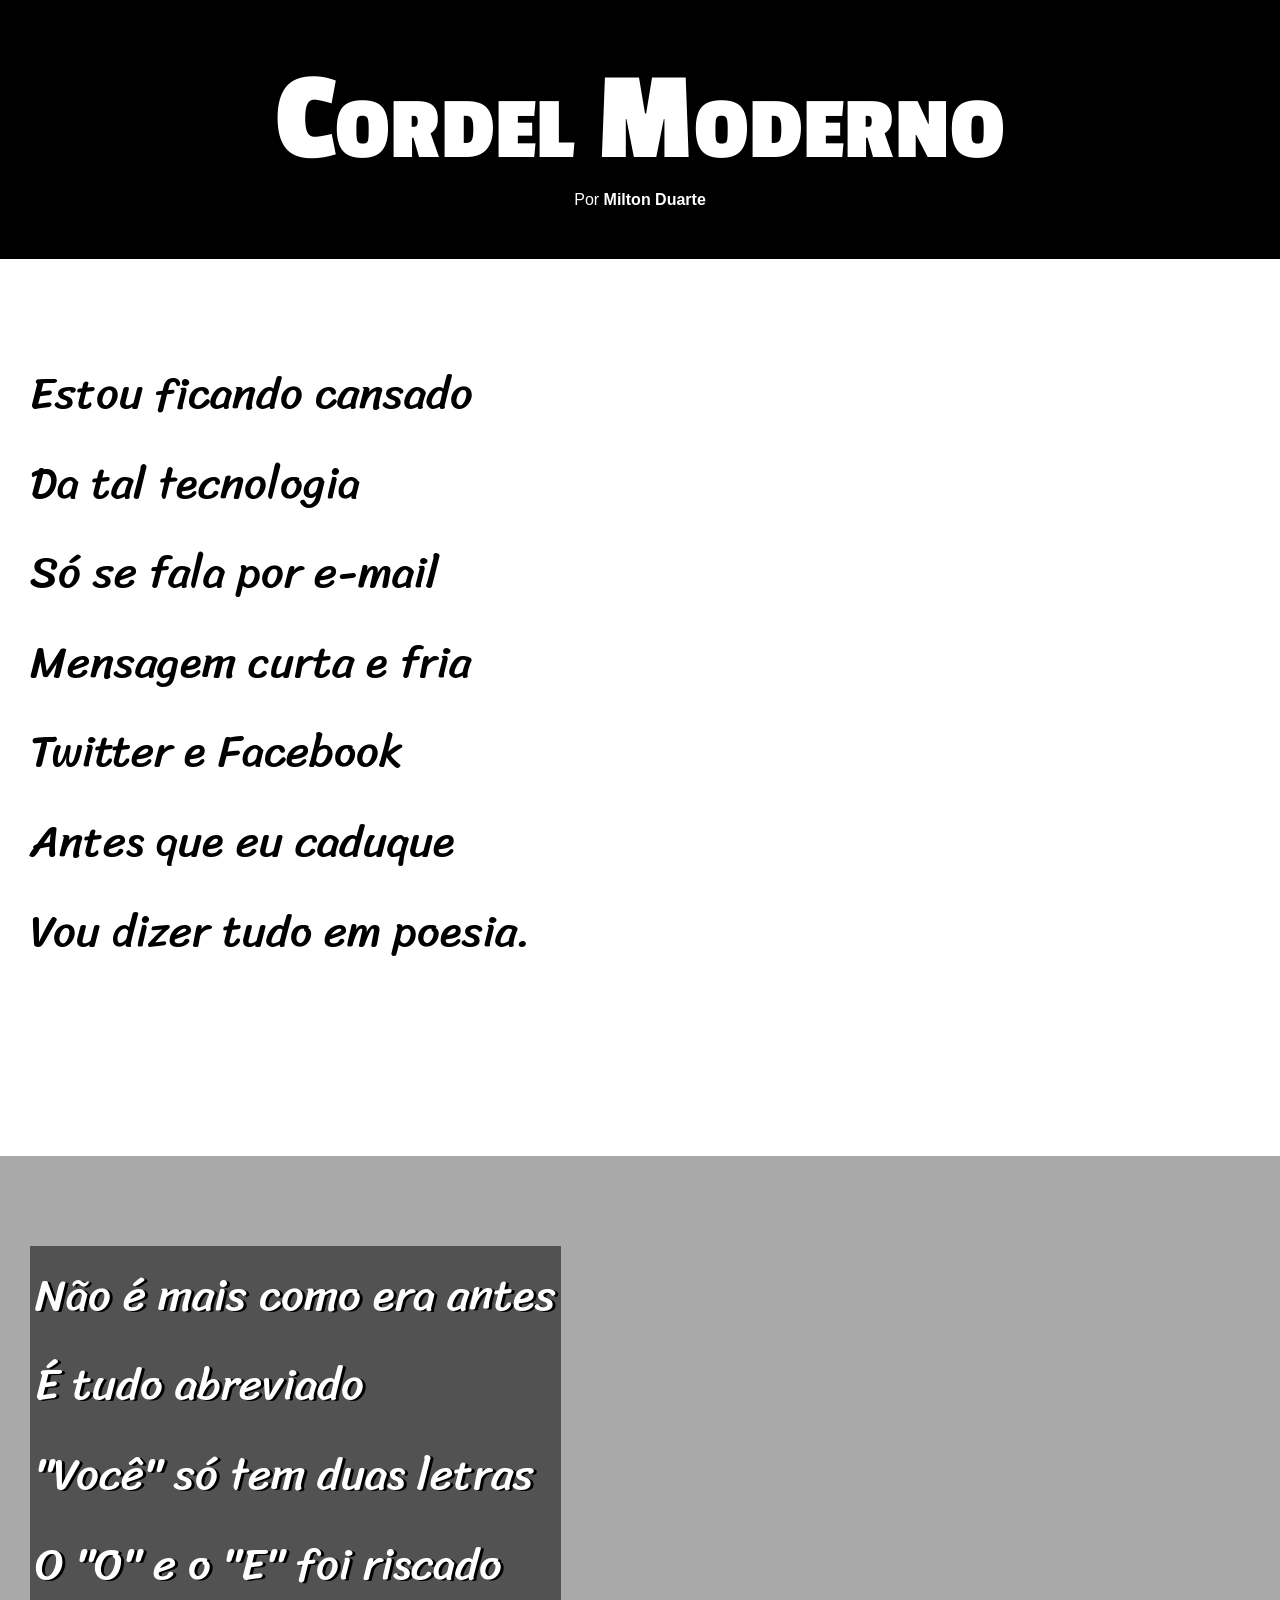
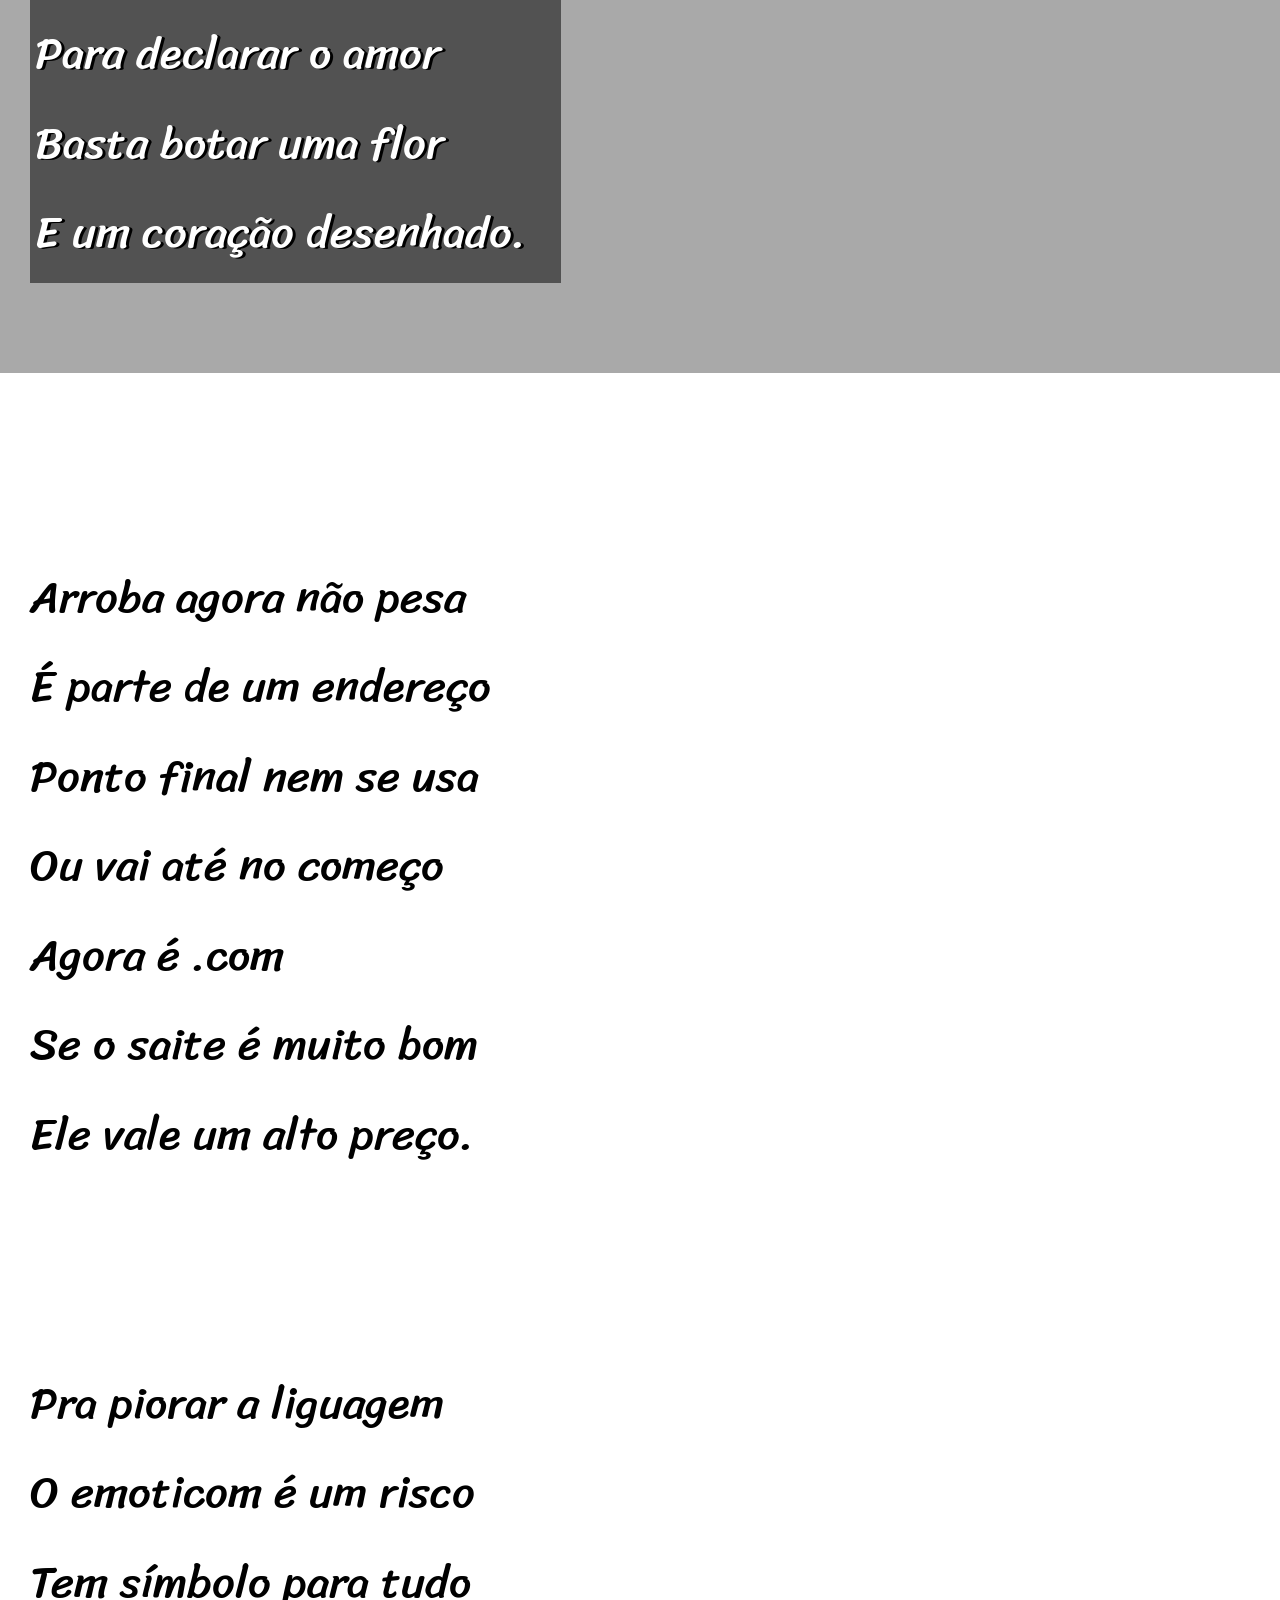
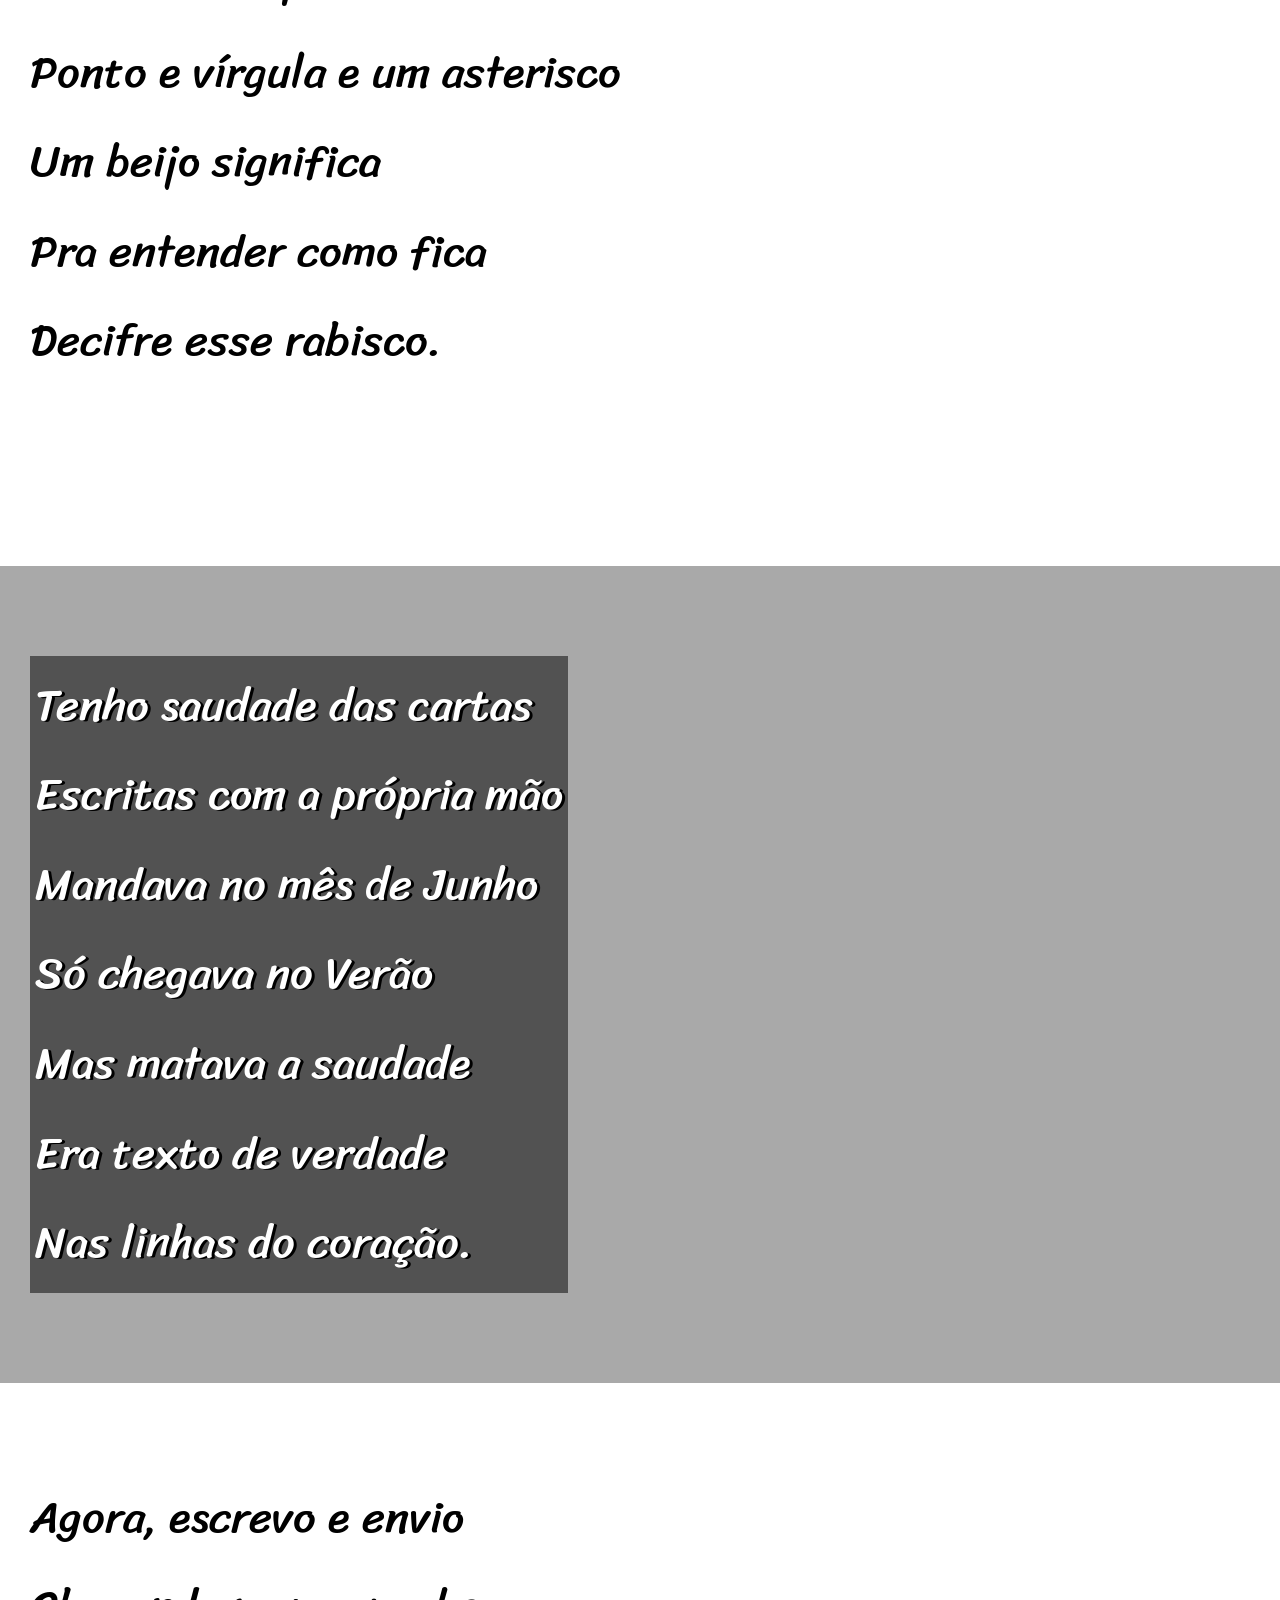
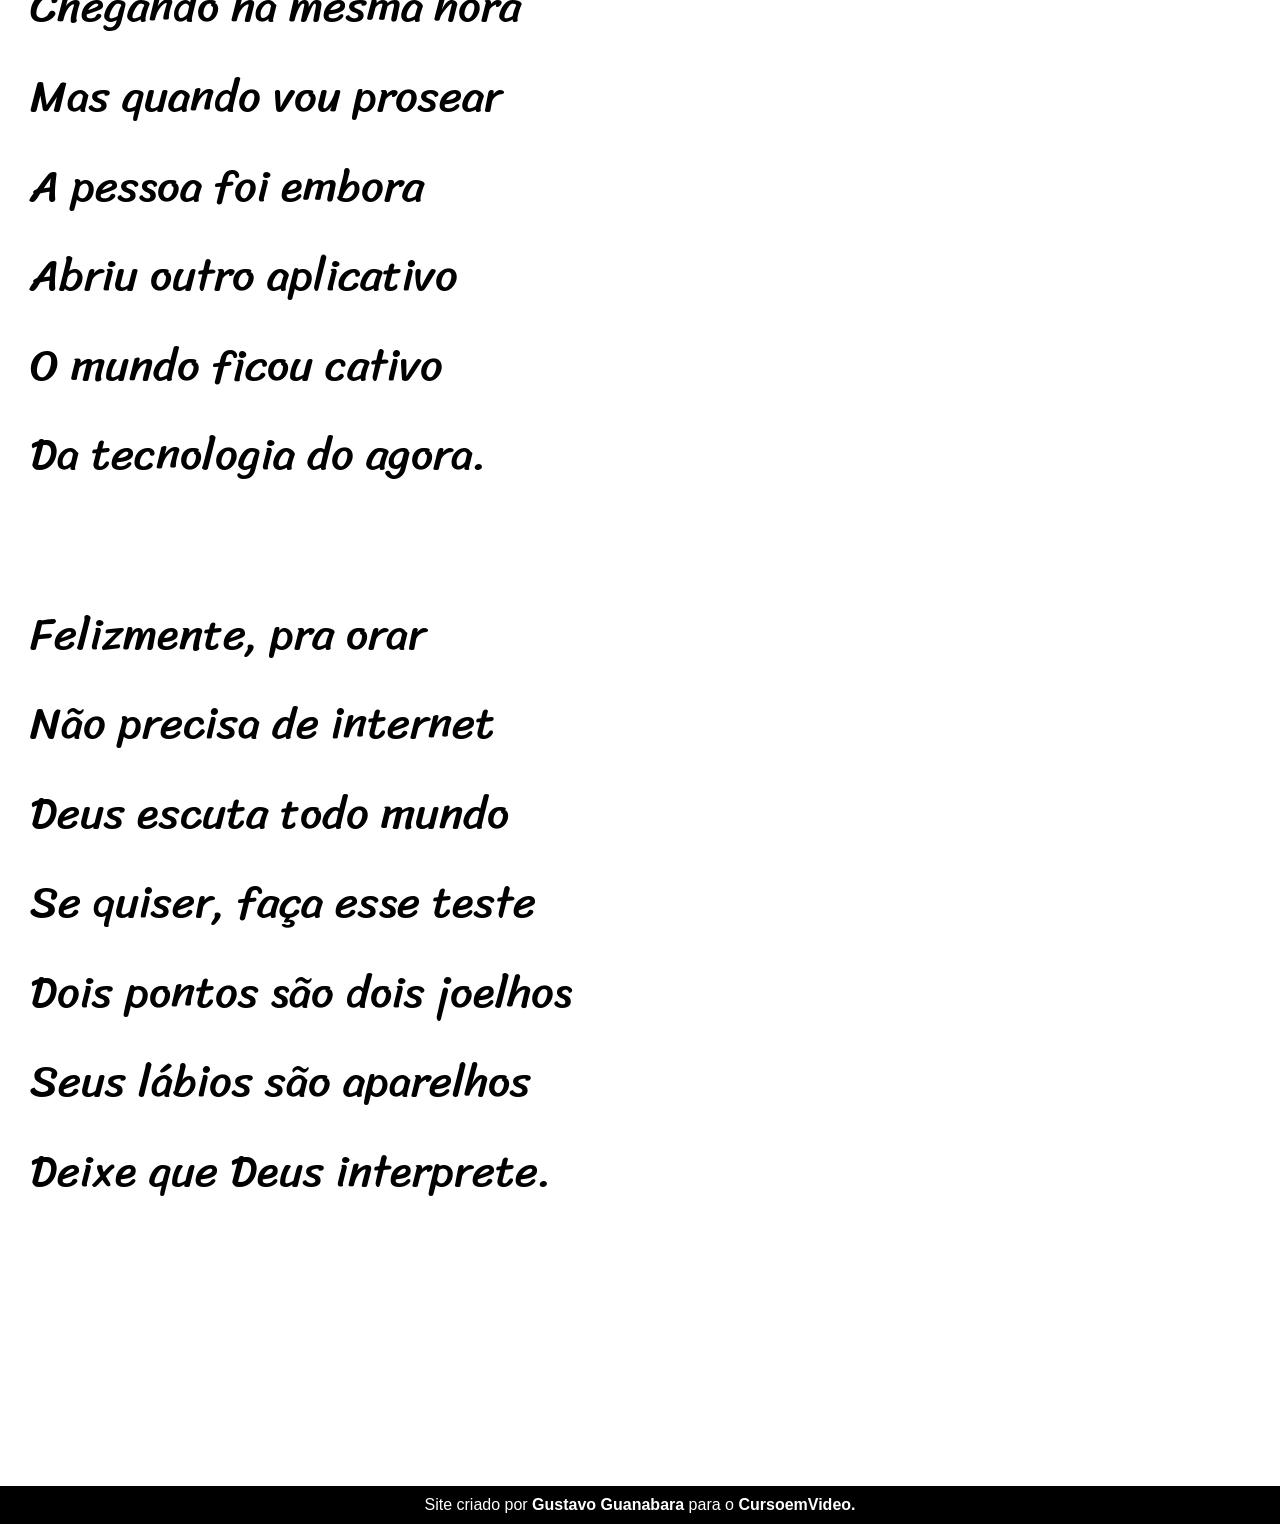
<file: desafios/modulo-02/d012/index.html>
<!DOCTYPE html>
<html lang="pt-br">
<head>
    <meta charset="UTF-8">
    <meta name="viewport" content="width=device-width, initial-scale=1.0">
    <title>Cordel Moderno</title>
    <link rel="stylesheet" href="estilo/style.css">
</head>
<body>
    <header>
            <h1>Cordel Moderno</h1>
            <p>Por <a href="https://www.recantodasletras.com.br/poesias/3186743" target="_blank">Milton Duarte</a></p>
           
    </header>

    <section class="normal">
        <p>
            Estou ficando cansado <br>
            Da tal tecnologia<br>
            Só se fala por e-mail<br>
            Mensagem curta e fria<br>
            Twitter e Facebook<br>
            Antes que eu caduque<br>
            Vou dizer tudo em poesia.<br>
        </p>
    </section>

    

    <section class="imagem" id="img01">
        <p>
            Não é mais como era antes<br>
            É tudo abreviado<br>
            "Você" só tem duas letras<br>
            O "O" e o "E" foi riscado<br>
            Para declarar o amor<br>
            Basta botar uma flor<br>
            E um coração desenhado.<br>
        </p>
    </section>

    

    <section class="normal">
        <p> <br>
            Arroba agora não pesa <br>
            É parte de um endereço <br>
            Ponto final nem se usa <br>
            Ou vai até no começo <br>
            Agora é .com <br>
            Se o saite é muito bom <br>
            Ele vale um alto preço.
        </p> <br>

        <p>Pra piorar a liguagem <br>
            O emoticom é um risco <br>
            Tem símbolo para tudo <br>
            Ponto e vírgula e um asterisco <br>
            Um beijo significa <br>
            Pra entender como fica <br>
            Decifre esse rabisco. <br>
        </p>
    </section>

    

    <section class="imagem" id="img02">
        <p>
            Tenho saudade das cartas<br>
            Escritas com a própria mão<br>
            Mandava no mês de Junho<br>
            Só chegava no Verão<br>
            Mas matava a saudade<br>
            Era texto de verdade<br>
            Nas linhas do coração.<br>
        </p>
    </section>

   

    <section class="normal">
        <p>
            Agora, escrevo e envio<br>
            Chegando na mesma hora<br>
            Mas quando vou prosear<br>
            A pessoa foi embora<br>
            Abriu outro aplicativo<br>
            O mundo ficou cativo<br>
            Da tecnologia do agora.<br>
            <p>
                Felizmente, pra orar <br>
                Não precisa de internet <br>
                Deus escuta todo mundo <br>
                Se quiser, faça esse teste <br>
                Dois pontos são dois joelhos <br>
                Seus lábios são aparelhos <br>
                Deixe que Deus interprete. <br>
            </p>
        </p>
    </section>
    <footer>
        <p>Site criado por <a href="https://gustavoguanabara.github.io" target="_blank">Gustavo Guanabara</a> para o <a href="https://www.cursoemvideo.com" target="_blank">CursoemVideo.</a></p>
    </footer>
    </body>
    </html>
</file>
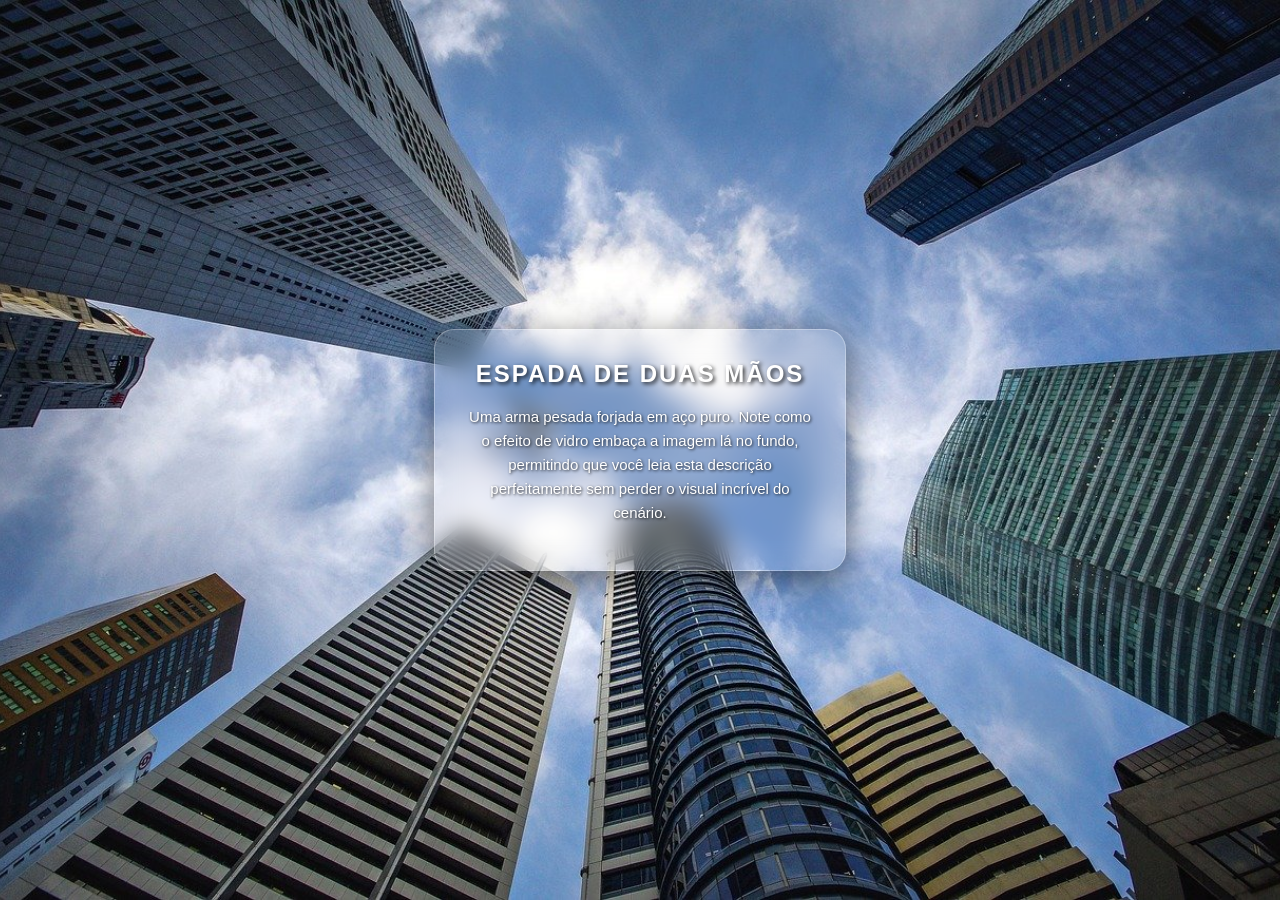
<file: exercicios/modulo-02/ex022/FLAMENGO.html>
<!DOCTYPE html>
<html lang="pt-br">
<head>
    <meta charset="UTF-8">
    <meta name="viewport" content="width=device-width, initial-scale=1.0">
    <title>Efeito Glassmorphism</title>
    
    <style>
        /* CONFIGURAÇÃO DA TELA (O Fundo) */
        body {
            margin: 0;
            height: 100vh;
            
            /* Usamos o Flexbox aqui só para centralizar o cartão bem no meio do seu monitor */
            display: flex; 
            justify-content: center;
            align-items: center;
            
            /* Puxando a imagem que você já tem na pasta */
            background-image: url('imagens/wallpaper002.jpg');
            background-size: cover;
            background-position: center;
            font-family: Arial, sans-serif;
        }

        /* A MÁGICA DO VIDRO FOSCO */
        .cartao-vidro {
            width: 350px;
            padding: 30px;
            text-align: center;
            color: white; /* Texto branco destaca bem em fundos escuros/vidro */
            
            /* INGREDIENTE 1: Cor de fundo quase transparente (10% de branco) */
            background-color: rgba(255, 255, 255, 0.1);
            
            /* INGREDIENTE 2: O Desfoque (O verdadeiro segredo do Glassmorphism) */
            backdrop-filter: blur(12px);
            -webkit-backdrop-filter: blur(12px); /* Garante que funcione em navegadores da Apple */
            
            /* INGREDIENTE 3: Bordinha fina simulando o corte do vidro e uma sombra para flutuar */
            border: 1px solid rgba(255, 255, 255, 0.3);
            border-radius: 20px;
            box-shadow: 0 8px 32px rgba(0, 0, 0, 0.5);
        }

        /* Estética básica para o texto ficar bonitão */
        .cartao-vidro h1 {
            margin-top: 0;
            font-size: 24px;
            text-transform: uppercase;
            letter-spacing: 2px;
            text-shadow: 2px 2px 4px rgba(0,0,0,0.8); /* Sombra no texto ajuda na leitura */
        }
        
        .cartao-vidro p {
            line-height: 1.6;
            font-size: 15px;
            text-shadow: 1px 1px 3px rgba(0,0,0,0.8);
        }
    </style>
</head>
<body>

    <div class="cartao-vidro">
        <h1>Espada de Duas Mãos</h1>
        <p>Uma arma pesada forjada em aço puro. Note como o efeito de vidro embaça a imagem lá no fundo, permitindo que você leia esta descrição perfeitamente sem perder o visual incrível do cenário.</p>
    </div>

</body>
</html>
</file>
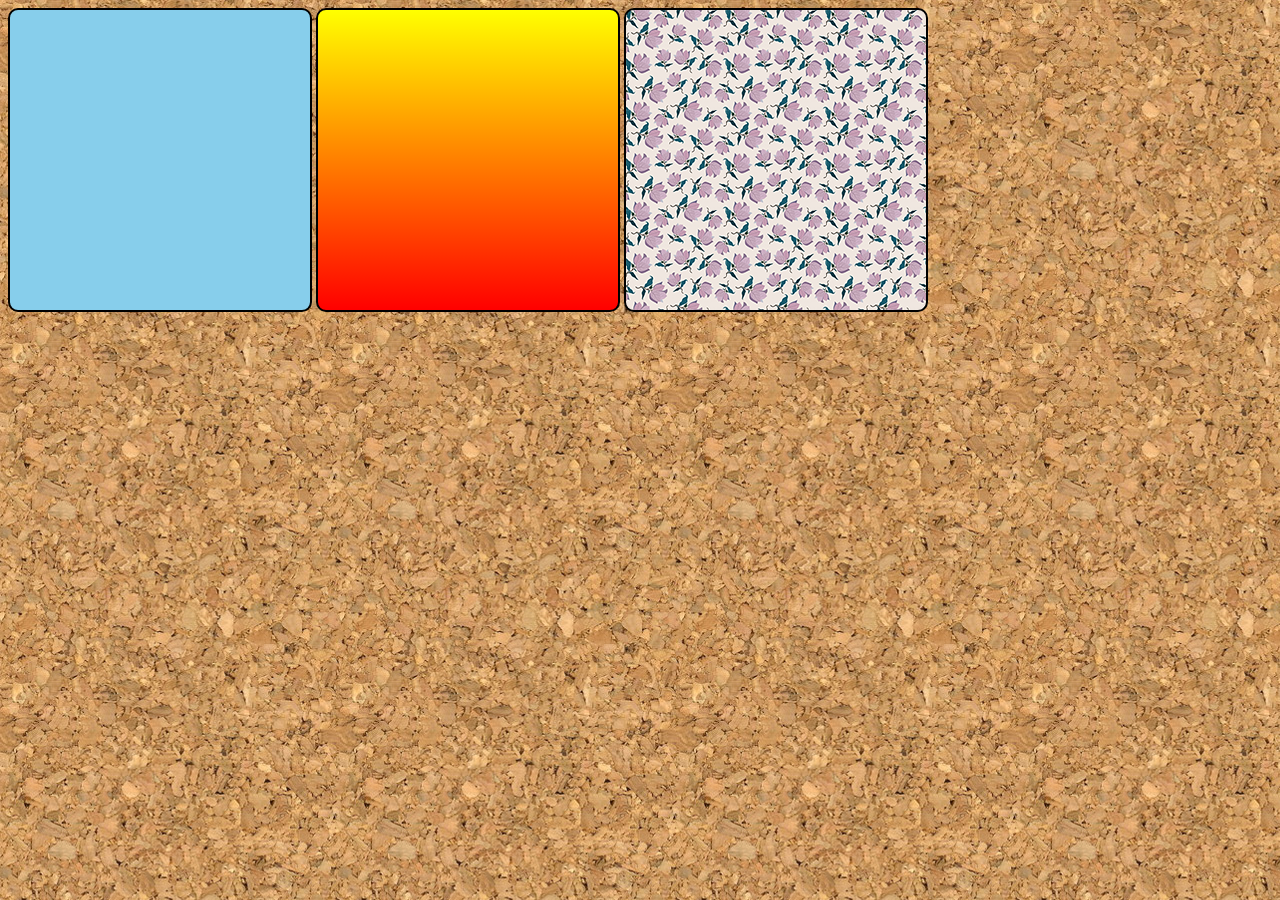
<file: exercicios/modulo-02/ex022/fundo001.html>
<!DOCTYPE html>
<html lang="pt-br">
<head>
    <meta charset="UTF-8">
    <meta name="viewport" content="width=device-width, initial-scale=1.0">
    <title>Teste de imagem de fundo</title>
    
    <style>
        body{
            background-image: url('imagens/wallpaper001.jpg') ;
        }
        div.quadrado {
            display: inline-block; /* Faz com que as caixar fiquem enfileiradas,uma ao lado da outra */
            border: 2px solid black; /* Grossura da borda para fora da figura,como se fosse um espaçamento. */
            border-radius: 10px; /* Arredonda/suavisa as bordas */
            background-color: lightgrey; /* cor de fundo */
            width: 300px;
            height: 300px;
        }


        div#q1{
            background-color: skyblue;
        }
        div#q2{
            background-image: linear-gradient(to
            bottom, yellow, red);
            
        }
        div#q3{
            background-image: url('imagens/pattern003.png');

        }
    </style>

</head>
<body>
    <div class="quadrado" id="q1">
        
    </div>
    <div class="quadrado" id="q2">

    </div>
    <div class="quadrado" id="q3">

    </div>
</body>
</html>
</file>
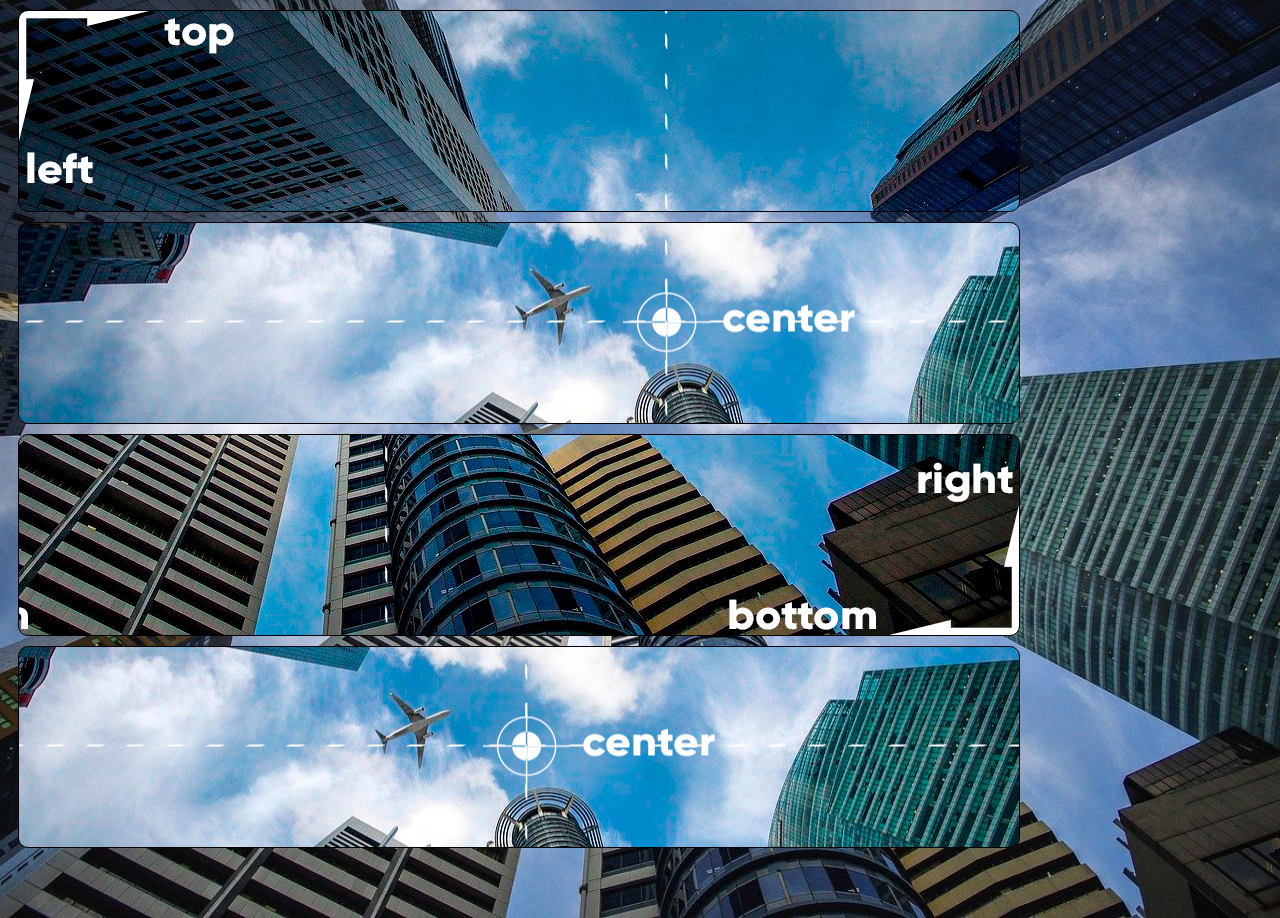
<file: exercicios/modulo-02/ex022/fundo003.html>
<!DOCTYPE html>
<html lang="pt-br">
<head>
    <meta charset="UTF-8">
    <meta name="viewport" content="width=device-width, initial-scale=1.0">
    <title>Posição dos Fundos</title>
    <style>
        body{
            background-image: url('imagens/wallpaper002.jpg');
            min-height: 100vh;
            background-repeat: no-repeat;
            background-size: cover;
            background-position: center center;
        }
        div.bloco{
            background-image: url('imagens/wallpaper003.jpg');
            height:  200px;
            width: 1000px;
            border: 1px solid black;
            border-radius: 10px;
            margin: 10px;
            background-repeat: no-repeat;
        }
        div#q1{
            background-position: left top;
        }
        div#q2{
            background-position: left center;
        }
        div#q3{
            background-position: right bottom;
        }
        div#q4{
            background-position: center center;
        }
    </style>
</head>
<body>
    <div class="bloco" id="q1">
        
    </div>
    <div class="bloco" id="q2">

    </div>
    <div class="bloco" id="q3">

    </div>
    <div class="bloco" id="q4">

    </div>
  
</body>
</html>
</file>
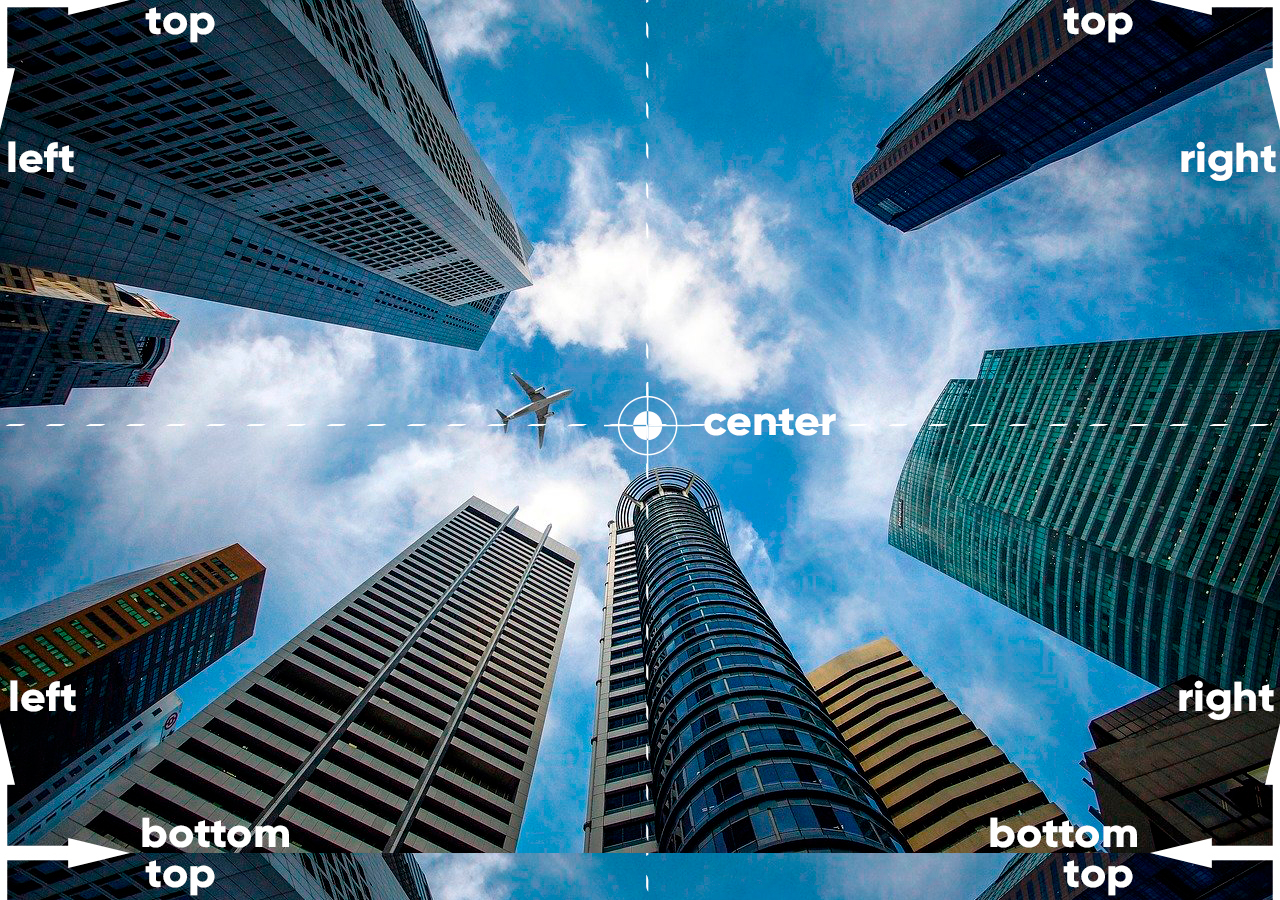
<file: exercicios/modulo-02/ex022/fundo005.html>
<!DOCTYPE html>
<html lang="pt-br">
<head>
    <meta charset="UTF-8">
    <meta name="viewport" content="width=device-width, initial-scale=1.0">
    <title>Posicionamente</title>
    <style>
        body{
            background-image: url('imagens/wallpaper003.jpg');
        }
    </style>
</head>
<body>
    
</body>
</html>
</file>
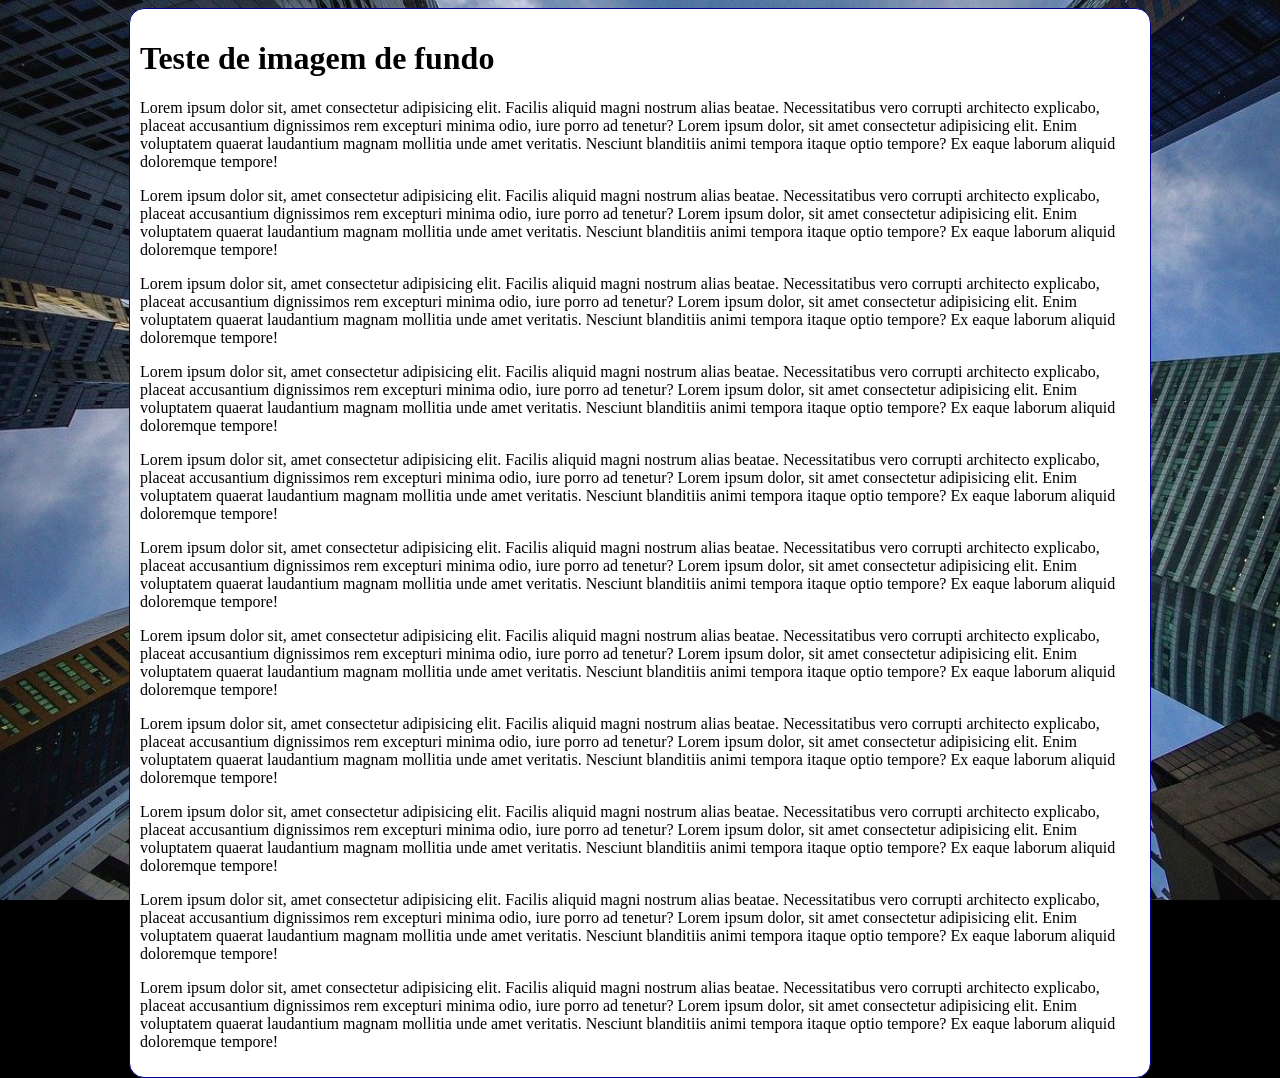
<file: exercicios/modulo-02/ex022/fundo006.html>
<!DOCTYPE html>
<html lang="pt-br">
<head>
    <meta charset="UTF-8">
    <meta name="viewport" content="width=device-width, initial-scale=1.0">
    <title>Fundo Fixo de Tela</title>
    <style>
        body{
            height: 98vh;
        
         /* Shorthand - background
         color > image > position > repeat >[size]
         > attachment
         */
            background: black url('imagens/wallpaper002.jpg') 
            no-repeat  fixed;
            background-size: cover;
        }
        
        main{
            background-color: white;
            max-width: 1000px;
            padding: 10px;
            margin: auto;
            border: 1px solid darkblue;
            border-radius: 15px;
        }
    </style>
</head>
<body>
    <main>
        <h1>Teste de imagem de fundo</h1>
        <p>Lorem ipsum dolor sit, amet consectetur adipisicing elit. Facilis aliquid magni nostrum alias beatae.
             Necessitatibus vero corrupti architecto explicabo, placeat accusantium dignissimos rem excepturi
              minima odio, iure porro ad tenetur? Lorem ipsum dolor, sit amet consectetur adipisicing elit.
               Enim voluptatem quaerat laudantium magnam mollitia unde amet veritatis.
                Nesciunt blanditiis animi tempora itaque optio tempore? Ex eaque laborum aliquid doloremque tempore!</p>
                <p>Lorem ipsum dolor sit, amet consectetur adipisicing elit. Facilis aliquid magni nostrum alias beatae.
             Necessitatibus vero corrupti architecto explicabo, placeat accusantium dignissimos rem excepturi
              minima odio, iure porro ad tenetur? Lorem ipsum dolor, sit amet consectetur adipisicing elit.
               Enim voluptatem quaerat laudantium magnam mollitia unde amet veritatis.
                Nesciunt blanditiis animi tempora itaque optio tempore? Ex eaque laborum aliquid doloremque tempore!</p><p>Lorem ipsum dolor sit, amet consectetur adipisicing elit. Facilis aliquid magni nostrum alias beatae.
             Necessitatibus vero corrupti architecto explicabo, placeat accusantium dignissimos rem excepturi
              minima odio, iure porro ad tenetur? Lorem ipsum dolor, sit amet consectetur adipisicing elit.
               Enim voluptatem quaerat laudantium magnam mollitia unde amet veritatis.
                Nesciunt blanditiis animi tempora itaque optio tempore? Ex eaque laborum aliquid doloremque tempore!</p><p>Lorem ipsum dolor sit, amet consectetur adipisicing elit. Facilis aliquid magni nostrum alias beatae.
             Necessitatibus vero corrupti architecto explicabo, placeat accusantium dignissimos rem excepturi
              minima odio, iure porro ad tenetur? Lorem ipsum dolor, sit amet consectetur adipisicing elit.
               Enim voluptatem quaerat laudantium magnam mollitia unde amet veritatis.
                Nesciunt blanditiis animi tempora itaque optio tempore? Ex eaque laborum aliquid doloremque tempore!</p>
                <p>Lorem ipsum dolor sit, amet consectetur adipisicing elit. Facilis aliquid magni nostrum alias beatae.
             Necessitatibus vero corrupti architecto explicabo, placeat accusantium dignissimos rem excepturi
              minima odio, iure porro ad tenetur? Lorem ipsum dolor, sit amet consectetur adipisicing elit.
               Enim voluptatem quaerat laudantium magnam mollitia unde amet veritatis.
                Nesciunt blanditiis animi tempora itaque optio tempore? Ex eaque laborum aliquid doloremque tempore!</p><p>Lorem ipsum dolor sit, amet consectetur adipisicing elit. Facilis aliquid magni nostrum alias beatae.
             Necessitatibus vero corrupti architecto explicabo, placeat accusantium dignissimos rem excepturi
              minima odio, iure porro ad tenetur? Lorem ipsum dolor, sit amet consectetur adipisicing elit.
               Enim voluptatem quaerat laudantium magnam mollitia unde amet veritatis.
                Nesciunt blanditiis animi tempora itaque optio tempore? Ex eaque laborum aliquid doloremque tempore!</p><p>Lorem ipsum dolor sit, amet consectetur adipisicing elit. Facilis aliquid magni nostrum alias beatae.
             Necessitatibus vero corrupti architecto explicabo, placeat accusantium dignissimos rem excepturi
              minima odio, iure porro ad tenetur? Lorem ipsum dolor, sit amet consectetur adipisicing elit.
               Enim voluptatem quaerat laudantium magnam mollitia unde amet veritatis.
                Nesciunt blanditiis animi tempora itaque optio tempore? Ex eaque laborum aliquid doloremque tempore!</p><p>Lorem ipsum dolor sit, amet consectetur adipisicing elit. Facilis aliquid magni nostrum alias beatae.
             Necessitatibus vero corrupti architecto explicabo, placeat accusantium dignissimos rem excepturi
              minima odio, iure porro ad tenetur? Lorem ipsum dolor, sit amet consectetur adipisicing elit.
               Enim voluptatem quaerat laudantium magnam mollitia unde amet veritatis.
                Nesciunt blanditiis animi tempora itaque optio tempore? Ex eaque laborum aliquid doloremque tempore!</p><p>Lorem ipsum dolor sit, amet consectetur adipisicing elit. Facilis aliquid magni nostrum alias beatae.
             Necessitatibus vero corrupti architecto explicabo, placeat accusantium dignissimos rem excepturi
              minima odio, iure porro ad tenetur? Lorem ipsum dolor, sit amet consectetur adipisicing elit.
               Enim voluptatem quaerat laudantium magnam mollitia unde amet veritatis.
                Nesciunt blanditiis animi tempora itaque optio tempore? Ex eaque laborum aliquid doloremque tempore!</p><p>Lorem ipsum dolor sit, amet consectetur adipisicing elit. Facilis aliquid magni nostrum alias beatae.
             Necessitatibus vero corrupti architecto explicabo, placeat accusantium dignissimos rem excepturi
              minima odio, iure porro ad tenetur? Lorem ipsum dolor, sit amet consectetur adipisicing elit.
               Enim voluptatem quaerat laudantium magnam mollitia unde amet veritatis.
                Nesciunt blanditiis animi tempora itaque optio tempore? Ex eaque laborum aliquid doloremque tempore!</p><p>Lorem ipsum dolor sit, amet consectetur adipisicing elit. Facilis aliquid magni nostrum alias beatae.
             Necessitatibus vero corrupti architecto explicabo, placeat accusantium dignissimos rem excepturi
              minima odio, iure porro ad tenetur? Lorem ipsum dolor, sit amet consectetur adipisicing elit.
               Enim voluptatem quaerat laudantium magnam mollitia unde amet veritatis.
                Nesciunt blanditiis animi tempora itaque optio tempore? Ex eaque laborum aliquid doloremque tempore!</p>
    </main>
    
</body>
</html>
</file>
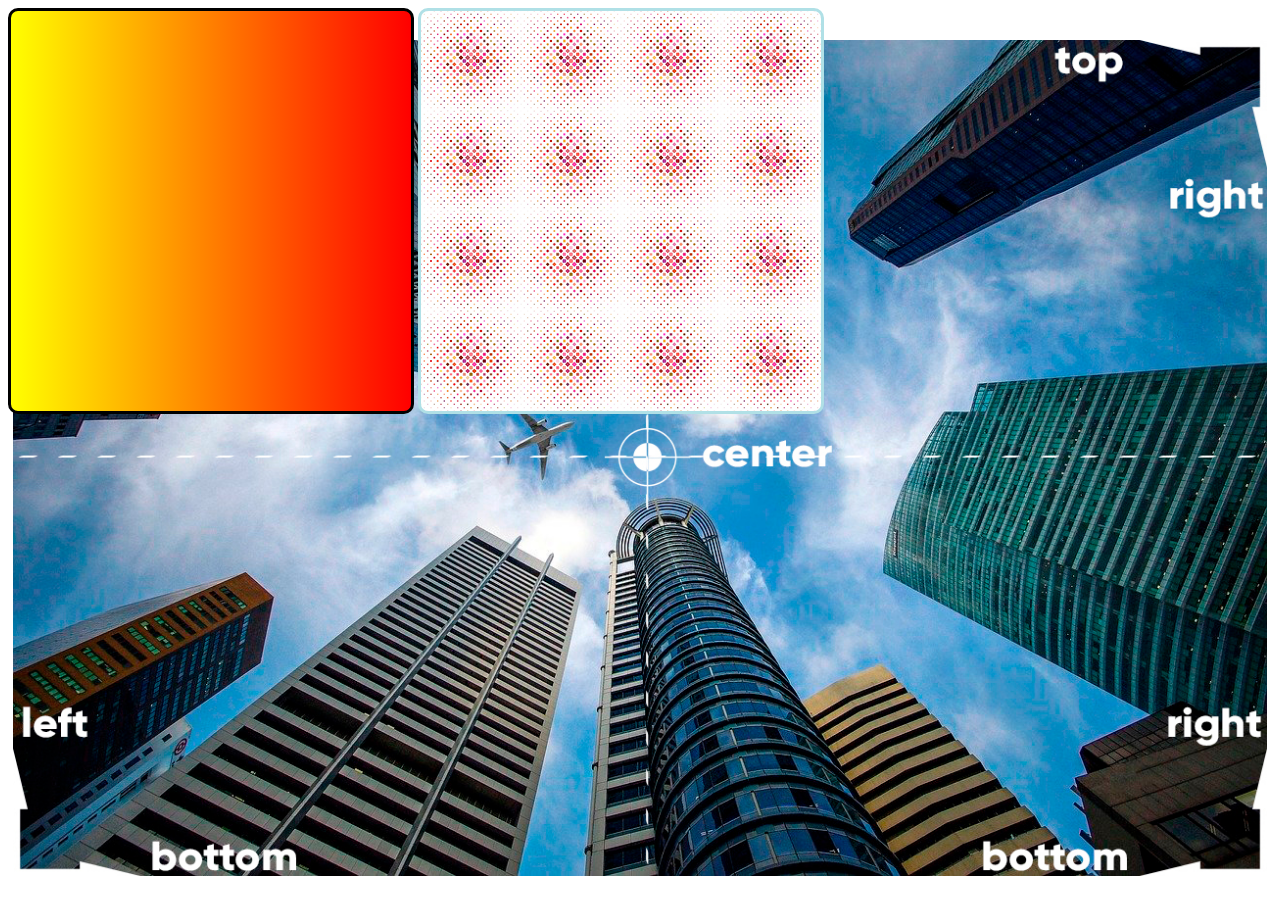
<file: exercicios/modulo-02/ex022/fundoteste.html>
<!DOCTYPE html>
<html lang="pt-br">
<head>
    <meta charset="UTF-8">
    <meta name="viewport" content="width=device-width, initial-scale=1.0">
    <title>Teste de degradê CSS</title>
    <style>
        body{
            height: 100vh;
            background-size: 98%;
            background-image: url('imagens/wallpaper003.jpg');
            background-repeat: no-repeat;
            background-position: center center;
        }
        
        div.quadrado{
            display: inline-block;
            
        }
        div#q5{
            background-image: linear-gradient(to right ,yellow , red);
            border: solid black;
            width: 400px;
            height: 400px;
            border-radius: 10px;

        }
        div#q6{
            background-image: url('imagens/pattern002.png');
            border: solid powderblue;
            width: 400px;
            height: 400px;
            border-radius: 10px;
        }
    </style>
</head>
<body>
    
    <div class="quadrado" id="q5">

    </div>
    <div class="quadrado" id="q6">

    </div>
</body>
</html>
</file>
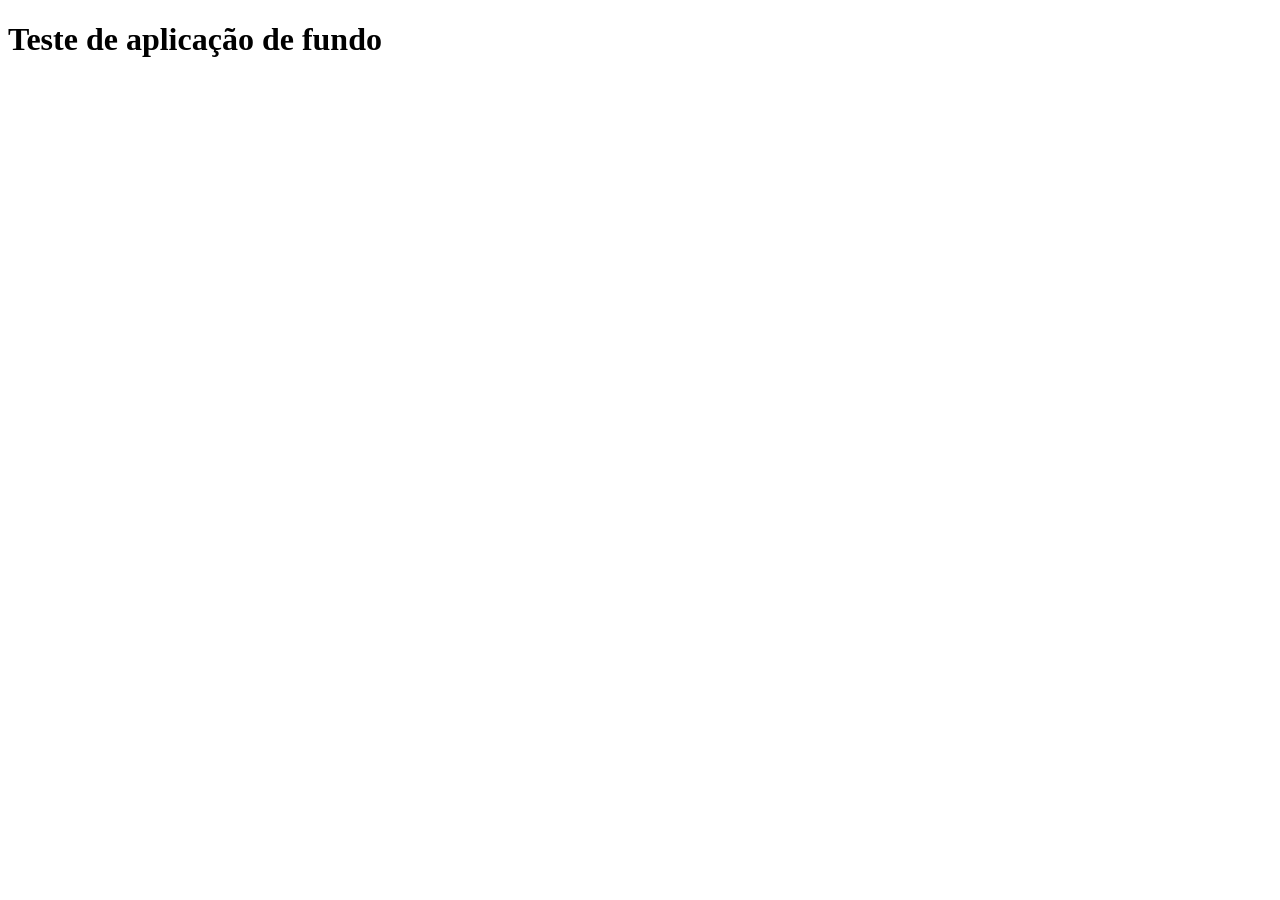
<file: exercicios/modulo-02/ex022/vundo002.html>
<!DOCTYPE html>
<html lang="pt-br">
<head>
    <meta charset="UTF-8">
    <meta name="viewport" content="width=device-width, initial-scale=1.0">
    <title>Peronalização dos Fundos</title>
</head>
<body>
    <h1>Teste de aplicação de fundo</h1>
    <style>
        body{
            background-image: url('https://gustavoguanabara.github.io/html-css/imagens/mascote.png');
            background-size: 100px 100px
        }
    </style>
    
</body>
</html>
</file>
<file: desafios/modulo-02/d012/estilo/style.css>
@charset "UTC-8";

@import url('https://fonts.googleapis.com/css2?family=Passion+One:wght@400;700;900&family=Sriracha&display=swap');


:root{
    
    --font1: Verdana, Geneva,Tahoma, sans-serif;
    --font2: 'Passion One', cursive; /*Titulos*/
    --font3: "Sriracha", cursive; /*Conteudos*/

}

/*p{
    white-space: pre-line;
}*/

* {
    margin: 0px;
    padding: 0px;
}

html, body{
    min-height: 100vh;
    background-color: darkgray;
    font-family: var(--font1);
}

header{
    background-color: black;
    color: white;
    text-align: center;
}

header > h1{

    padding-top: 50px;
    /*text-transform: uppercase;  Transforma oque foi selecionado para letras maiusculas */
    font-variant: small-caps;
    font-family: var(--font2);
    font-size: 10vw;
    

}

header > p{
    padding-bottom: 50px
}

header a, footer a{
    color: white;
text-decoration: none;
font-weight: bolder;
}



section{
    padding-top: 10vh;
    padding-bottom: 10vh;
    line-height: 2em;
    padding-left: 30px;
    font-family: var(--font3);
    font-size: 3.5vw;
    
}

section > p{
    padding-bottom: 2em;
}

section.normal{
    background-color: white;
    color: black;
}

section.imagem > p{
    display: inline-block;
    padding: 5px;
    background-color: rgba(0, 0, 0, 0.514);
    text-shadow: 3px 1px 0px black;
    box-shadow: inset 6px 6px 13px 0px black (0,0,0,0.473);
    
}

section.imagem{
    background-color: rgb(51, 51, 51);
    color: white;
    background-size: cover;
    box-shadow: inset 6px 6px 13px 0px black (0,0,0,0.473);background-attachment: fixed;
}

a:hover , footer a:hover{
    text-decoration: underline;
}

section#img01{
background-image: url('../imagens/background001.jpg');
background-position: right center;

}
section#img02{
background-image: url('../imagens/background002.jpg');

}

footer{
    background-color: black;
    text-align: center;
    padding: 10px;
    color: white;

}
</file>
